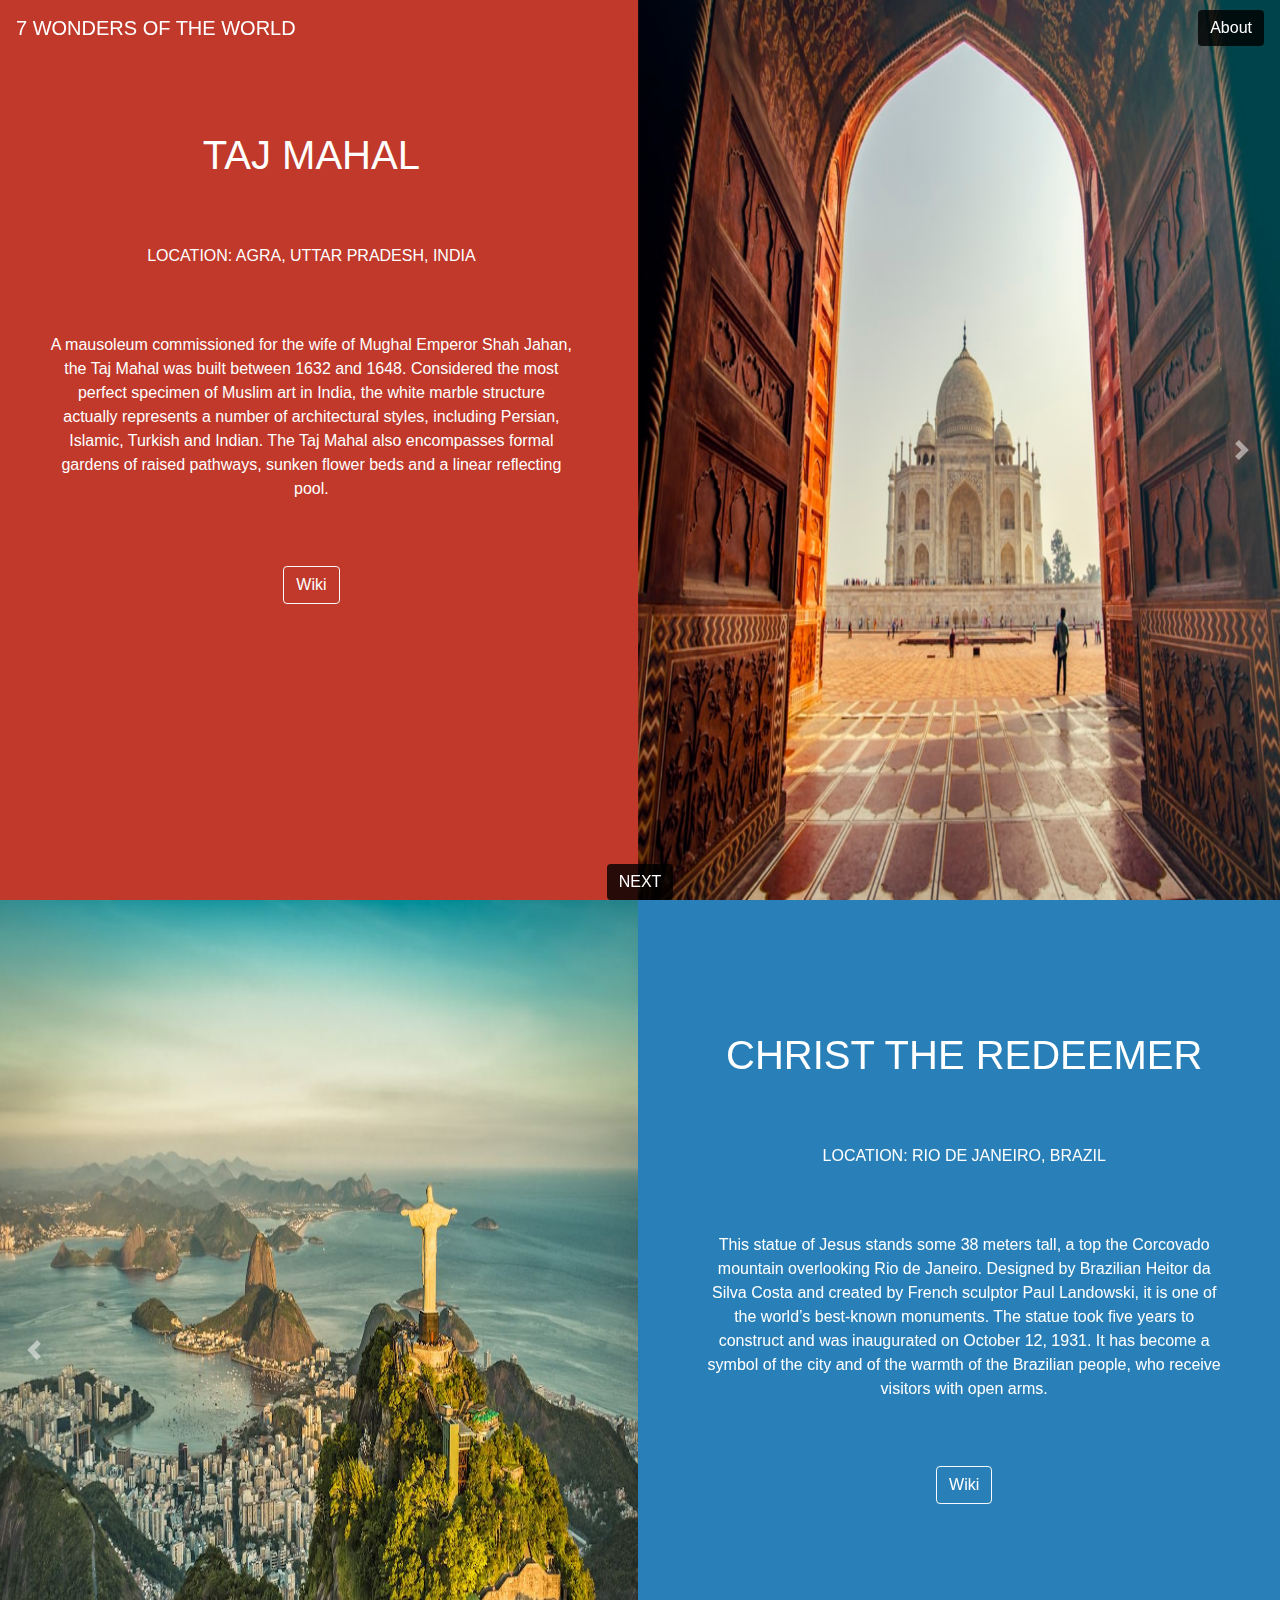
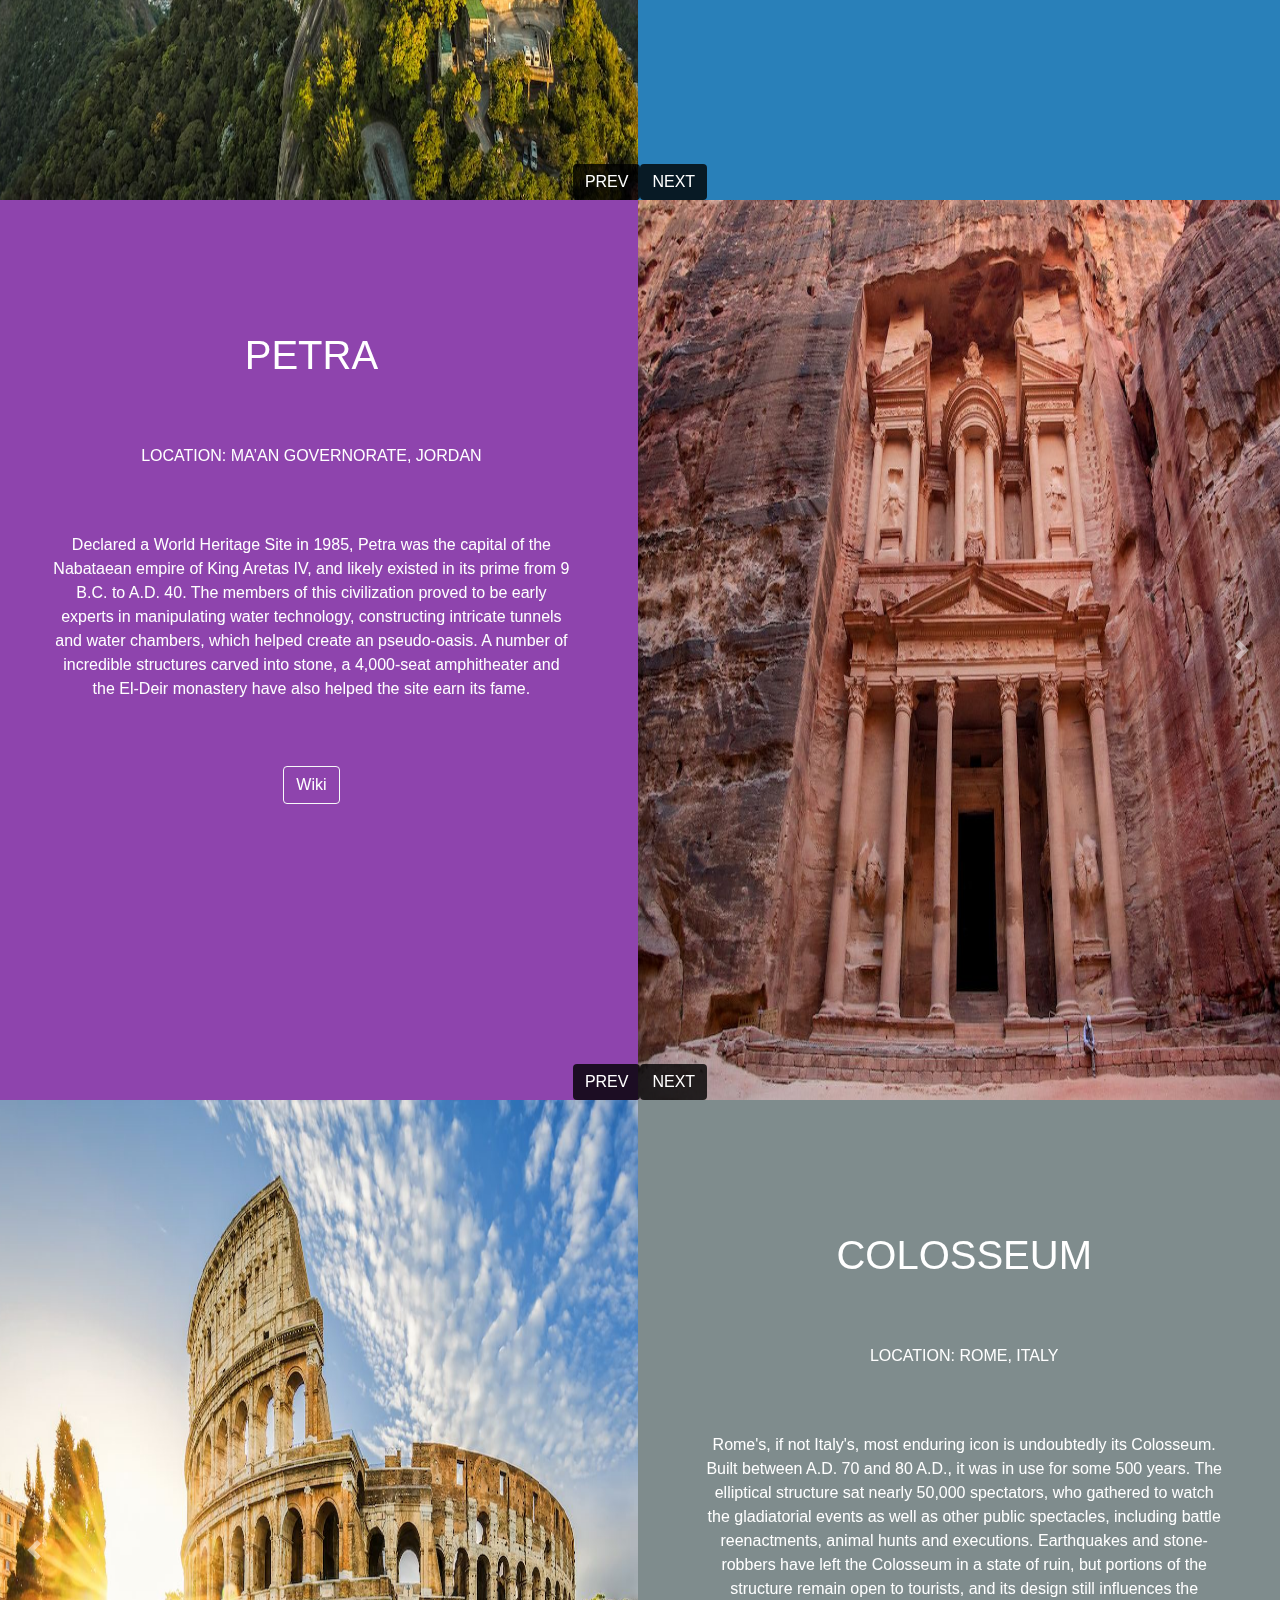
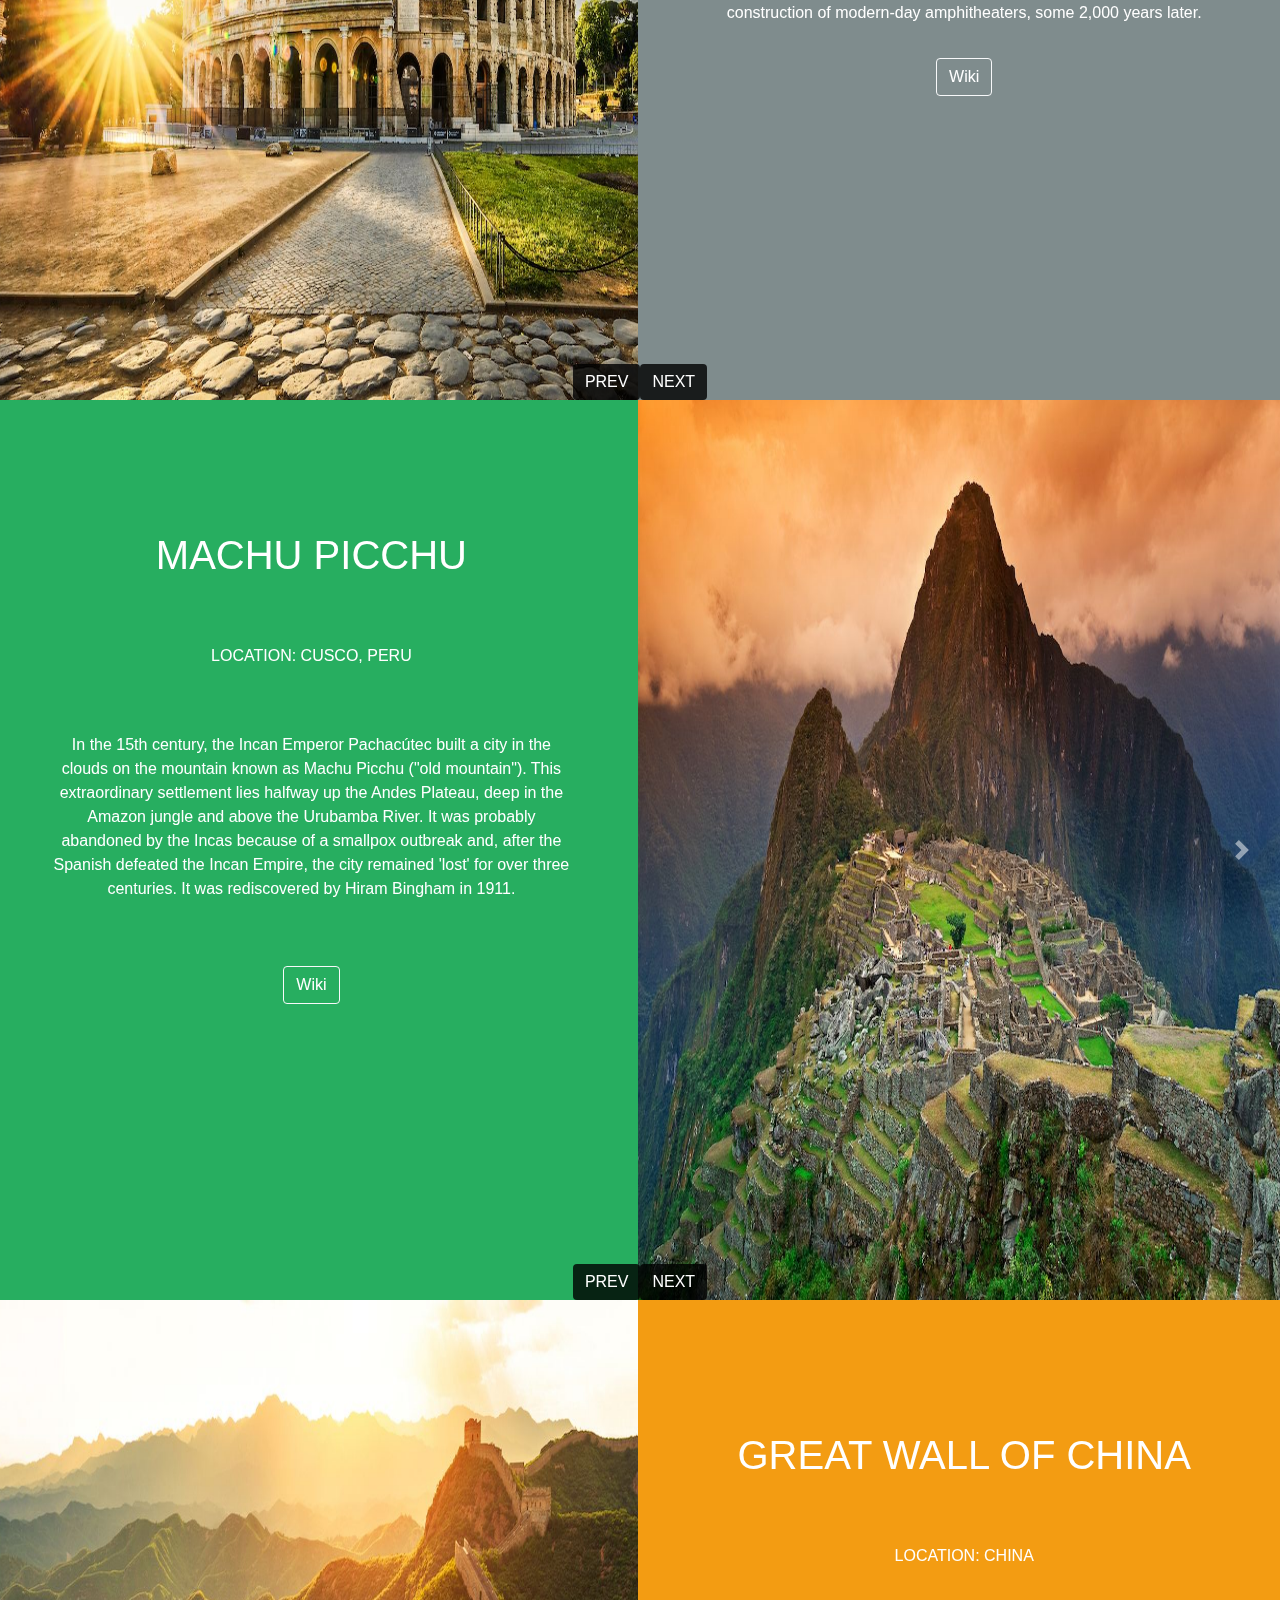
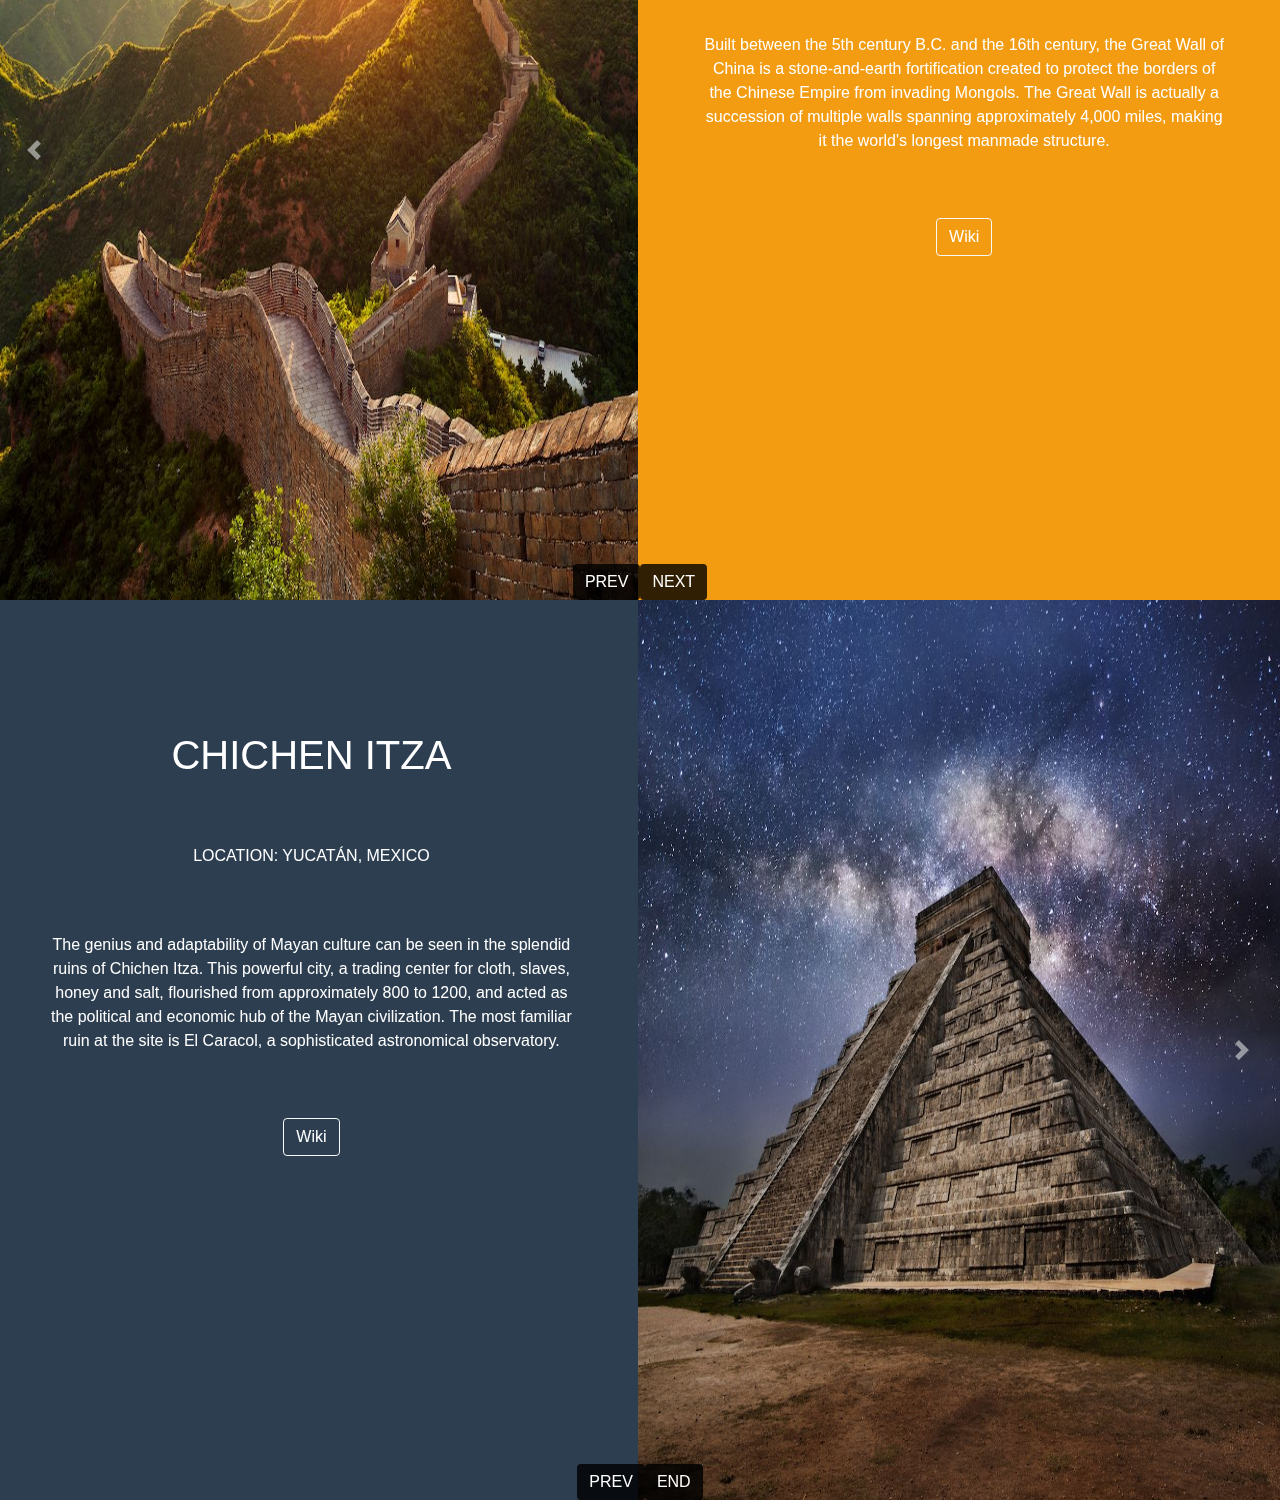
<file: index.html>
<!DOCTYPE html>
	<html>
	<head>
		<title>7 Wonders of world</title>
		<!-- css start->bootstrap,style -->
		<link rel="stylesheet" type="text/css" href="frameworks/bootstrap.css">
		<link rel="stylesheet" type="text/css" href="css/style.css">
		<!--css end -->
	</head>
	<body>
		

		<!--Navbar Start -->
		<nav class="navbar fixed-top navbar-light bg-transparent justify-content-between">
			<a class="navbar-brand text-white navtxt" href="#">7 Wonders of the World</a>
			<a href="about.html"><button class="btn btn-light mbtn">About</button></a>
		</nav>
		<!-- Navbar end -->

		<!-- Main 1 div start -->
		<div class="maindiv" id="main1" style="background: #c0392b">
			
			<div class="row">
				<!-- content start -->
				<div class="col-6 mcol">
					<h1>TAJ MAHAL</h1>
					<p class="loc">LOCATION: AGRA, UTTAR PRADESH, INDIA</p>
					<p>A mausoleum commissioned for the wife of Mughal Emperor Shah Jahan, the Taj Mahal was built between 1632 and 1648. Considered the most perfect specimen of Muslim art in India, the white marble structure actually represents a number of architectural styles, including Persian, Islamic, Turkish and Indian. The Taj Mahal also encompasses formal gardens of raised pathways, sunken flower beds and a linear reflecting pool.</p>
					<a href="https://en.wikipedia.org/wiki/Taj_Mahal" target="_blank"><button class="btn btn-light wikibtn">Wiki</button></a>

				</div>
				<!-- content end -->

				<!-- slide start -->
				<div class="col-6 mcol" id="img1">
					<div id="slide1" class="carousel slide" data-ride="carousel">
						<div class="carousel-inner">
							<div class="carousel-item active">
								<img class="d-block w-100 imgc" src="imgs/taj2.jpg" alt="First slide">
							</div>
							<div class="carousel-item">
								<img class="d-block w-100 imgc" src="imgs/taj1.jpg" alt="Second slide">
							</div>
							<div class="carousel-item">
								<img class="d-block w-100 imgc" src="imgs/taj.jpg" alt="Third slide">
							</div>
						</div>

						<a class="carousel-control-next" href="#slide1" role="button" data-slide="next">
							<span class="carousel-control-next-icon" aria-hidden="true"></span>
							<span class="sr-only">Next</span>
						</a>
					</div>

				</div>
				<!-- silde end -->
			</div>
			<!-- scroll btn btn-light  start -->
			<div class="scrl d-flex justify-content-center">
				
				<button type="button"  class="scroll btn btn-light mbtn" > NEXT </button>
			</div>
			<!-- scroll btn btn-light  end -->
		</div>
		<!-- Main 1 div start -->



		<!-- Main 2 div start -->
		<div class="maindiv" id="main2" style="background: #2980b9">
			
			<div class="row">
				<!-- slide start -->
				<div class="col mcol" id="img2">
					<div id="slide2" class="carousel slide" data-ride="carousel">
						<div class="carousel-inner">
							<div class="carousel-item active">
								<img class="d-block w-100 imgc" src="imgs/Christ1.jpg" alt="First slide">
							</div>
							<div class="carousel-item">
								<img class="d-block w-100 imgc" src="imgs/Christ2.jpg" alt="Second slide">
							</div>
							<div class="carousel-item">
								<img class="d-block w-100 imgc" src="imgs/Christ3.jpg" alt="Third slide">
							</div>
						</div>
						<a class="carousel-control-prev" href="#slide2" role="button" data-slide="prev">
							<span class="carousel-control-prev-icon" aria-hidden="true"></span>
							<span class="sr-only">Previous</span>
						</a>

					</div>
				</div>
				<!-- silde end -->

				<!-- content start -->
				<div class="col mcol">
					<h1> CHRIST THE REDEEMER</h1>
					<p class="loc">LOCATION: RIO DE JANEIRO, BRAZIL</p>
					<p>This statue of Jesus stands some 38 meters tall, a top the Corcovado mountain overlooking Rio de Janeiro. Designed by Brazilian Heitor da Silva Costa and created by French sculptor Paul Landowski, it is one of the world’s best-known monuments. The statue took five years to construct and was inaugurated on October 12, 1931. It has become a symbol of the city and of the warmth of the Brazilian people, who receive visitors with open arms.</p>
					<a href="https://en.wikipedia.org/wiki/Christ_the_Redeemer_(statue)" target="_blank"><button class="btn btn-light wikibtn">Wiki</button></a>

				</div>
				<!-- content end -->
			</div>
			<!-- scroll btn btn-light  start -->
			<div class="scrl d-flex justify-content-center">
				<button type="button"  class="prev btn btn-light mbtn" > PREV </button>
				<button type="button"  class="scroll btn btn-light  mbtn"  > NEXT </button>
			</div>
			<!-- scroll btn btn-light  end -->
		</div>
		<!-- Main 2 div END -->		

		<!-- Main 3 div start -->
		<div class="maindiv" id="main3" style="background: #8e44ad">
			
			<div class="row">
				<!-- content start -->
				<div class="col mcol">
					<h1>PETRA</h1>
					<p class="loc">LOCATION: MA’AN GOVERNORATE, JORDAN</p>
					<p>Declared a World Heritage Site in 1985, Petra was the capital of the Nabataean empire of King Aretas IV, and likely existed in its prime from 9 B.C. to A.D. 40. The members of this civilization proved to be early experts in manipulating water technology, constructing intricate tunnels and water chambers, which helped create an pseudo-oasis. A number of incredible structures carved into stone, a 4,000-seat amphitheater and the El-Deir monastery have also helped the site earn its fame.</p>
					<a href="https://en.wikipedia.org/wiki/Petra" target="_blank"><button class="btn btn-light wikibtn">Wiki</button></a>

				</div>
				<!-- content end -->

				<!-- slide start -->
				<div class="col mcol" id="img3">
					<div id="slide3" class="carousel slide" data-ride="carousel">
						<div class="carousel-inner">
							<div class="carousel-item active">
								<img class="d-block w-100 imgc" src="imgs/petra1.jpeg" alt="First slide">
							</div>
							<div class="carousel-item">
								<img class="d-block w-100 imgc" src="imgs/petra2.jpg" alt="Second slide">
							</div>
							<div class="carousel-item">
								<img class="d-block w-100 imgc" src="imgs/petra3.jpg" alt="Third slide">
							</div>
						</div>
						<a class="carousel-control-next" href="#slide3" role="button" data-slide="next">
							<span class="carousel-control-next-icon" aria-hidden="true"></span>
							<span class="sr-only">Next</span>
						</a>
					</div>
				</div>
				<!-- silde end -->
			</div>
			<!-- scroll btn btn-light  start -->
			<div class="scrl d-flex justify-content-center">
				<button type="button"  class="prev btn btn-light mbtn" > PREV </button>
				<button type="button"  class="scroll btn btn-light  mbtn"  > NEXT </button>
			</div>
			<!-- scroll btn btn-light  end -->

			
		</div>
		<!-- Main 3 div END -->

		<!-- Main 4 div start -->
		<div class="maindiv" id="main4" style="background:#7f8c8d">
			
			<div class="row">
				<!-- slide start -->
				<div class="col mcol" id="img4">
					<div id="slide4" class="carousel slide" data-ride="carousel">
						<div class="carousel-inner">
							<div class="carousel-item active">
								<img class="d-block w-100 imgc" src="imgs/rome1.jpg" alt="First slide">
							</div>
							<div class="carousel-item">
								<img class="d-block w-100 imgc" src="imgs/rome2.jpg" alt="Second slide">
							</div>
							<div class="carousel-item">
								<img class="d-block w-100 imgc" src="imgs/rome3.jpg" alt="Third slide">
							</div>
						</div>
						<a class="carousel-control-prev" href="#slide4" role="button" data-slide="prev">
							<span class="carousel-control-prev-icon" aria-hidden="true"></span>
							<span class="sr-only">Previous</span>
						</a>

					</div>
				</div>
				<!-- silde end -->

				<!-- content start -->
				<div class="col mcol">
					<h1>COLOSSEUM</h1>
					<p class="loc">LOCATION: ROME, ITALY</p>
					<p style="margin-bottom: 5%;">Rome's, if not Italy's, most enduring icon is undoubtedly its Colosseum. Built between A.D. 70 and 80 A.D., it was in use for some 500 years. The elliptical structure sat nearly 50,000 spectators, who gathered to watch the gladiatorial events as well as other public spectacles, including battle reenactments, animal hunts and executions. Earthquakes and stone-robbers have left the Colosseum in a state of ruin, but portions of the structure remain open to tourists, and its design still influences the construction of modern-day amphitheaters, some 2,000 years later.</p>
					<a href="https://en.wikipedia.org/wiki/Colosseum" target="_blank"><button class="btn btn-light wikibtn">Wiki</button></a>

				</div>
				<!-- content end -->

			</div>
			<!-- scroll btn btn-light  start -->
			<div class="scrl d-flex justify-content-center">
				<button type="button"  class="prev btn btn-light mbtn" > PREV </button>
				<button type="button"  class="scroll btn btn-light  mbtn"  > NEXT </button>
			</div>
			<!-- scroll btn btn-light  end -->
		</div>		

	</div>
	<!-- Main 4 div END -->

	<!-- Main 5 div start -->
	<div class="maindiv" id="main5" style="background: #27ae60">

		<div class="row">
			<!-- content start -->
			<div class="col mcol">
				<h1>MACHU PICCHU</h1>
				<p class="loc">LOCATION: CUSCO, PERU</p>
				<p>In the 15th century, the Incan Emperor Pachacútec built a city in the clouds on the mountain known as Machu Picchu ("old mountain"). This extraordinary settlement lies halfway up the Andes Plateau, deep in the Amazon jungle and above the Urubamba River. It was probably abandoned by the Incas because of a smallpox outbreak and, after the Spanish defeated the Incan Empire, the city remained 'lost' for over three centuries. It was rediscovered by Hiram Bingham in 1911.</p>
				<a href="https://en.wikipedia.org/wiki/Machu_Picchu" target="_blank"><button class="btn btn-light wikibtn">Wiki</button></a>

			</div>
			<!-- content end -->
			<div class="col mcol" id="img5">
				<!-- slide start -->
				<div id="slide5" class="carousel slide" data-ride="carousel">
					<div class="carousel-inner">
						<div class="carousel-item active">
							<img class="d-block w-100 imgc" src="imgs/peru1.jpg" alt="First slide">
						</div>
						<div class="carousel-item">
							<img class="d-block w-100 imgc" src="imgs/peru2.jpg" alt="Second slide">
						</div>
						<div class="carousel-item">
							<img class="d-block w-100 imgc" src="imgs/peru3.jpg" alt="Third slide">
						</div>
					</div>
					<a class="carousel-control-next" href="#slide5" role="button" data-slide="next">
						<span class="carousel-control-next-icon" aria-hidden="true"></span>
						<span class="sr-only">Next</span>
					</a>

				</div>
				<!-- silde end -->
			</div>
		</div>
		<!-- scroll btn btn-light  start -->
		<div class="scrl d-flex justify-content-center">
			<button type="button"  class="prev btn btn-light mbtn" > PREV </button>
			<button type="button"  class="scroll btn btn-light  mbtn"  > NEXT </button>
		</div>
		<!-- scroll btn btn-light  end -->

	</div>
	<!-- Main 5 div END -->

	<!-- Main 6 div start -->
	<div class="maindiv" id="main6" style="background: #f39c12">

		<div class="row">
			<!-- slide start -->
			<div class="col mcol" id="img6">
				<div id="slide6" class="carousel slide" data-ride="carousel">
					<div class="carousel-inner">
						<div class="carousel-item active">
							<img class="d-block w-100 imgc" src="imgs/wall1.jpg" alt="First slide">
						</div>
						<div class="carousel-item">
							<img class="d-block w-100 imgc" src="imgs/wall2.jpg" alt="Second slide">
						</div>
						<div class="carousel-item">
							<img class="d-block w-100 imgc" src="imgs/wall3.jpg" alt="Third slide">
						</div>
					</div>
					<a class="carousel-control-prev" href="#slide6" role="button" data-slide="next">
						<span class="carousel-control-prev-icon" aria-hidden="true"></span>
						<span class="sr-only">Previous</span>
					</a>

				</div>
			</div>
			<!-- silde end -->

			<!-- content start -->
			<div class="col mcol">
				<h1>GREAT WALL OF CHINA</h1>
				<p class="loc">LOCATION: CHINA</p>
				<p>Built between the 5th century B.C. and the 16th century, the Great Wall of China is a stone-and-earth fortification created to protect the borders of the Chinese Empire from invading Mongols. The Great Wall is actually a succession of multiple walls spanning approximately 4,000 miles, making it the world's longest manmade structure.</p>
				<a href="https://en.wikipedia.org/wiki/Great_Wall_of_China" target="_blank"><button class="btn btn-light wikibtn">Wiki</button></a>

			</div>
			<!-- content end -->
		</div>
		<!-- scroll btn btn-light  start -->
		<div class="scrl d-flex justify-content-center">
			<button type="button"  class="prev btn btn-light mbtn" > PREV </button>
			<button type="button"  class="scroll btn btn-light  mbtn"  > NEXT </button>
		</div>
		<!-- scroll btn btn-light  end -->
	</div>
	<!-- Main 6 div END -->

	<!-- Main 7 div start -->
	<div class="maindiv" id="main7" style="background: #2c3e50">

		<div class="row">
			<!-- content start -->
			<div class="col mcol">
				<h1>CHICHEN ITZA</h1>
				<p class="loc">LOCATION: YUCATÁN, MEXICO</p>
				<p>The genius and adaptability of Mayan culture can be seen in the splendid ruins of Chichen Itza. This powerful city, a trading center for cloth, slaves, honey and salt, flourished from approximately 800 to 1200, and acted as the political and economic hub of the Mayan civilization. The most familiar ruin at the site is El Caracol, a sophisticated astronomical observatory.</p>
				<a href="https://en.wikipedia.org/wiki/Chichen_Itza" target="_blank"><button class="btn btn-light wikibtn">Wiki</button></a>

			</div>
			<!-- content end -->

			<!-- slide start -->
			<div class="col mcol" id="img7">
				<div id="slide7" class="carousel slide" data-ride="carousel">
					<div class="carousel-inner">
						<div class="carousel-item active">
							<img class="d-block w-100 imgc" src="imgs/mexico1.jpg" alt="First slide">
						</div>
						<div class="carousel-item">
							<img class="d-block w-100 imgc" src="imgs/mexico2.jpg" alt="Second slide">
						</div>
						<div class="carousel-item">
							<img class="d-block w-100 imgc" src="imgs/mexico3.jpg" alt="Third slide">
						</div>
					</div>
					<a class="carousel-control-next" href="#slide7" role="button" data-slide="next">
						<span class="carousel-control-next-icon" aria-hidden="true"></span>
						<span class="sr-only">Next</span>
					</a>

				</div>
			</div>
			<!-- silde end -->
		</div>
		<!-- end btn start -->
		<div class="scrl d-flex justify-content-center">
			<button type="button"  class="prev btn btn-light mbtn" > PREV </button>
			<button type="button"  class="btn mbtn">END</button>
		</div>
		<!-- end btn end -->

	</div>
	<!-- Main 7 div END -->



	<!-- scripts->jquery,bootstrap,project.js -->
	<script type="text/javascript" src="frameworks/jquery.js"></script>
	<script type="text/javascript" src="frameworks/bootstrap.js"></script>
	<script type="text/javascript" src="js/project.js"></script>
	<!-- scripts end -->
</body>
</html>
</file>
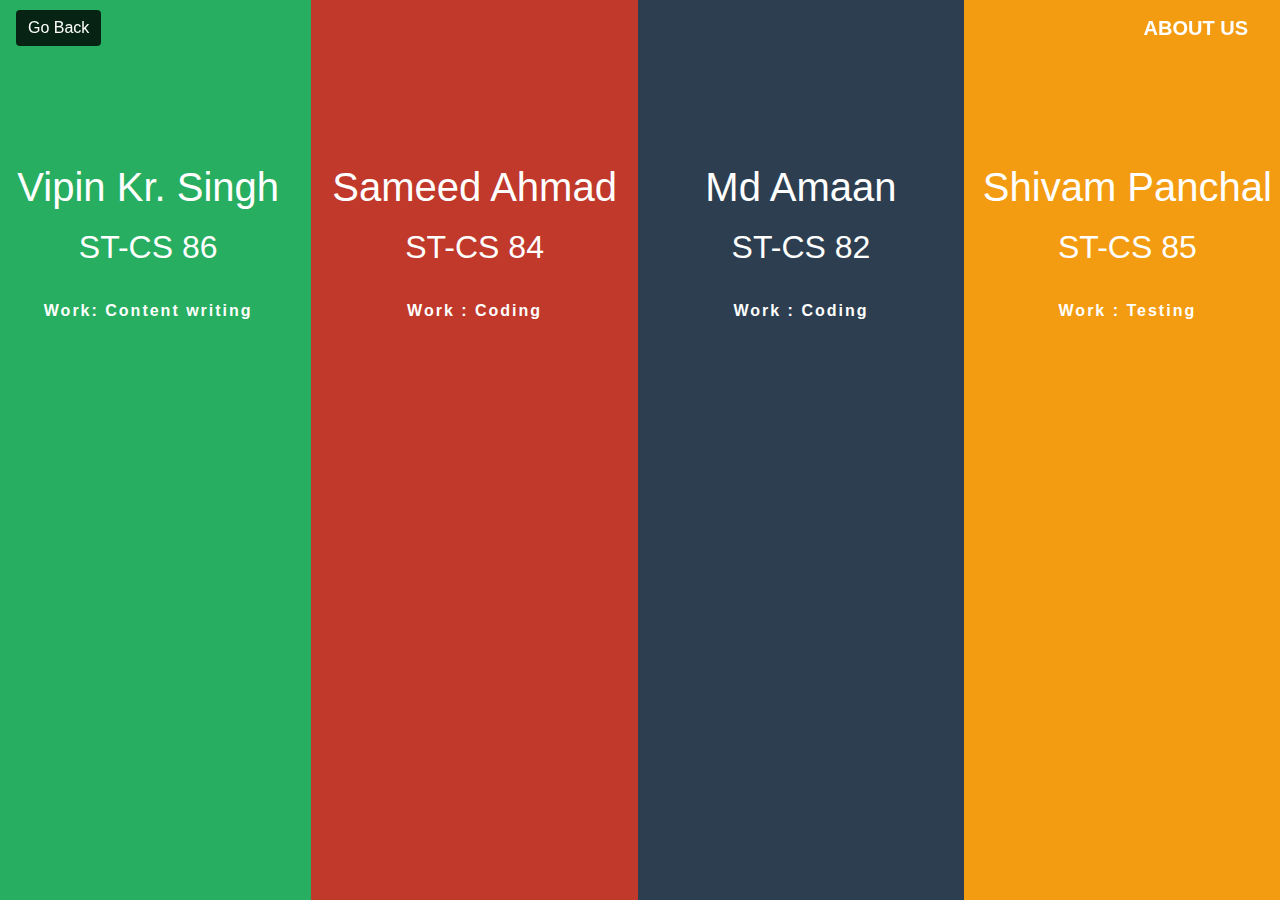
<file: about.html>
<!DOCTYPE html>
<html>
<head>
	<title>About Us</title>
		<link rel="stylesheet" type="text/css" href="frameworks/bootstrap.css">
		<link rel="stylesheet" type="text/css" href="css/style.css">
		<style type="text/css">
			h1{
				margin-top: 50%;
			}

			h2{
				margin-top: 5%
			}
			p{
				letter-spacing: 2px;
			}
		</style>
</head>
<body>

        <!--Navbar Start -->
		<nav class="navbar fixed-top navbar-light bg-transparent justify-content-between">
			<a href="index.html"><button class="btn btn-light mbtn">Go Back</button></a>
			<a class="navbar-brand text-white navtxt" href="#"><strong>ABOUT US</strong></a>
		</nav>
		<!-- Navbar end -->

	<div class="maindiv">
		<div class="row">
			<div class="col-3 mcol" style="background:#27ae60 ">
			<h1>Vipin Kr. Singh</h1>	
			<h2>ST-CS 86</h2>
			<p><strong>Work: Content writing</strong></p>
			</div>

			<div class="col-3 mcol">
				<h1>Sameed Ahmad</h1>
				<h2>ST-CS 84</h2>
				<p><strong>Work : Coding</strong></p>
			</div>

			<div class="col-3 mcol" style="background: #2c3e50">
				<h1>Md Amaan</h1>
				<h2>ST-CS 82</h2>
				<p><strong>Work : Coding</strong></p>
			</div>

			<div class="col-3 mcol" style="background: #f39c12">
				<h1>Shivam Panchal</h1>
				<h2>ST-CS 85</h2>
				<p><strong>Work : Testing</strong></p>
			</div>
		</div>
	</div>


<!-- scripts->jquery,bootstrap,project.js -->
	<script type="text/javascript" src="frameworks/jquery.js"></script>
	<script type="text/javascript" src="frameworks/bootstrap.js"></script>
	<script type="text/javascript" src="js/project.js"></script>
	<!-- scripts end -->
</body>
</html>
</file>
<file: css/style.css>
/*TAGS*/
body{
	margin: 0;
	overflow-x: hidden;
	overflow-y: hidden;
	color: white;
}
h1{
	margin-top: 20%;
}
p{
	margin: 10%;
}

/*classes*/
.navtxt{
	text-transform: uppercase;
	
}

.row{
	width: 102%;

}
.maindiv{
	
	background: #c0392b;
	margin: 0;
	padding: 0;
	height: 100vh;
	position:relative;
	
}
/*DIV OF SCROLL BTN*/
.scrl{
	position:absolute;
	bottom: 0;
	width: 100%;
}
.mcol{
	text-align: center;
	height: 100vh;
	padding: 0;
	

}
/*ALL BTN*/
.mbtn{
	background: rgba(0, 0, 0, 0.8);
	color: white;
	border: 0;
}
.wikibtn{
	color: white;
	background: transparent;
}
/*FOR IMAGES*/
.imgc{

	height: 100vh;
}
</file>
